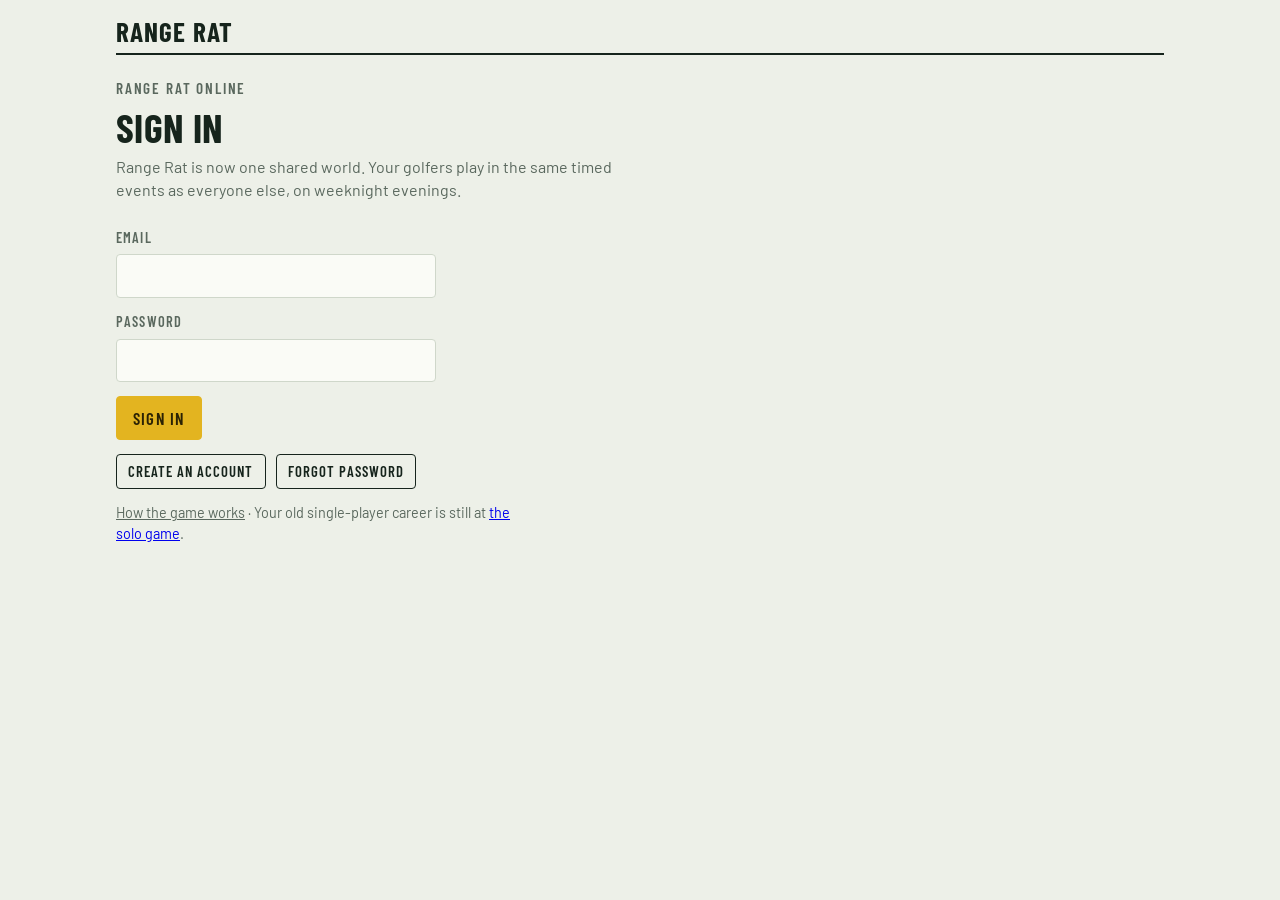
<file: index.html>
<!doctype html>
<html lang="en">
<head>
<meta charset="utf-8">
<meta name="viewport" content="width=device-width,initial-scale=1,viewport-fit=cover">
<title>Range Rat</title>
<meta name="description" content="A hands-off golf management game: sign golfers, train them, and watch them play.">
<meta name="theme-color" content="#1c4533">
<link rel="icon" href="data:image/svg+xml,%3Csvg xmlns='http://www.w3.org/2000/svg' viewBox='0 0 64 64'%3E%3Ccircle cx='32' cy='32' r='30' fill='%231c4533'/%3E%3Cpath d='M24 50V12' stroke='%23f1f4ea' stroke-width='4' stroke-linecap='round'/%3E%3Cpath d='M26 13l20 7-20 7z' fill='%23e3b420'/%3E%3C/svg%3E">
<link rel="preconnect" href="https://fonts.googleapis.com">
<link rel="preconnect" href="https://fonts.gstatic.com" crossorigin>
<link rel="stylesheet" href="https://fonts.googleapis.com/css2?family=Barlow:wght@400;500;600&family=Barlow+Condensed:wght@500;600;700&family=Caveat:wght@500;600&display=swap">
<link rel="stylesheet" href="css/style.css?v=20261123164505">
</head>
<body>
<div class="app">
  <header class="top"><div class="brand">Range Rat</div><nav class="nav" id="nav"></nav></header>
  <main id="view"></main>
</div>
<script src="vendor/supabase-2.118.0.js"></script>
<script src="js/config.js?v=20261123164505"></script>
<script src="js/core.js?v=20261123164505"></script>
<script src="js/online.js?v=20261123164505"></script>
</body>
</html>
</file>
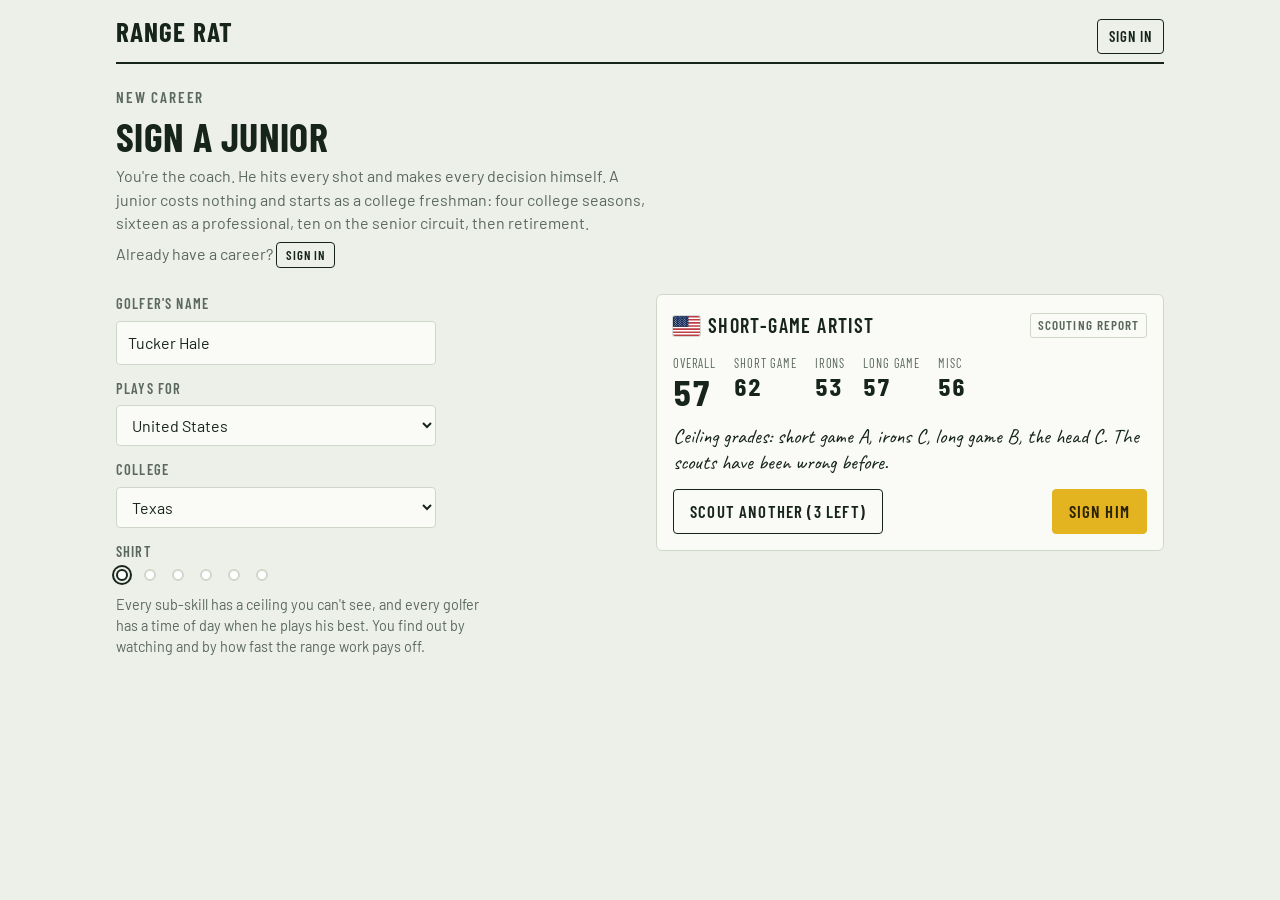
<file: solo/index.html>
<!doctype html>
<html lang="en">
<head>
<meta charset="utf-8">
<meta name="viewport" content="width=device-width,initial-scale=1,viewport-fit=cover">
<title>Range Rat Solo</title>
<meta name="description" content="A hands-off golf management game: sign golfers, train them, and watch them play.">
<meta name="theme-color" content="#1c4533">
<link rel="icon" href="data:image/svg+xml,%3Csvg xmlns='http://www.w3.org/2000/svg' viewBox='0 0 64 64'%3E%3Ccircle cx='32' cy='32' r='30' fill='%231c4533'/%3E%3Cpath d='M24 50V12' stroke='%23f1f4ea' stroke-width='4' stroke-linecap='round'/%3E%3Cpath d='M26 13l20 7-20 7z' fill='%23e3b420'/%3E%3C/svg%3E">
<link rel="preconnect" href="https://fonts.googleapis.com">
<link rel="preconnect" href="https://fonts.gstatic.com" crossorigin>
<link rel="stylesheet" href="https://fonts.googleapis.com/css2?family=Barlow:wght@400;500;600&family=Barlow+Condensed:wght@500;600;700&family=Caveat:wght@500;600&display=swap">
<link rel="stylesheet" href="../css/style.css">
</head>
<body>
<div class="app">
  <header class="top"><div class="brand">Range Rat</div><nav class="nav" id="nav"></nav></header>
  <main id="view"></main>
</div>
<script src="../vendor/supabase-2.118.0.js"></script>
<script src="../js/config.js"></script>
<script src="../js/core.js"></script>
<script src="../js/game.js"></script>
</body>
</html>
</file>
<file: css/style.css>
/* page reset (the published artifact used to supply this) */
*,*::before,*::after{box-sizing:border-box}
html{color-scheme:light;-webkit-text-size-adjust:100%}
:root{padding-top:env(safe-area-inset-top,0px);padding-bottom:env(safe-area-inset-bottom,0px)}
body{margin:0;font:14px/1.45 system-ui,-apple-system,"Segoe UI",sans-serif}
img{max-width:100%}
[hidden]{display:none!important}
input[type=email],input[type=password]{font:inherit;color:var(--ink);background:var(--surface);border:1px solid var(--line);border-radius:4px;padding:9px 11px;width:100%;max-width:320px}
.authform{max-width:420px}


/* Layout: a clubhouse with a hand-operated scoreboard. One column on phones; on wide screens the course map sits left, the board and radio call sit right. */
:root{
  --bg:#edf0e8; --surface:#fafbf6; --ink:#16241c; --muted:#5a685e; --line:#cfd7ca;
  --board:#1c4533; --board-ink:#f1f4ea; --board-line:#30604a; --board-hi:#28583f; --board-under:#ff8a78;
  --flag:#e3b420; --flag-ink:#2b2204;
  --fill:#2f7150; --under:#c2362a; --hot:#cf5a17; --cold:#2f6f9f;
  --display:'Barlow Condensed','Arial Narrow',sans-serif;
  --body:'Barlow',system-ui,-apple-system,'Segoe UI',sans-serif;
  --hand:'Caveat','Segoe Print','Bradley Hand',cursive;
  --emoji:'Noto Color Emoji','Apple Color Emoji','Segoe UI Emoji',sans-serif;
}
@media (prefers-color-scheme: dark){ :root:not([data-theme="light"]){
  --bg:#0e1511; --surface:#16211b; --ink:#e3e9df; --muted:#93a297; --line:#2a3a30;
  --board:#153525; --board-ink:#f1f4ea; --board-line:#27503c; --board-hi:#1f4733; --board-under:#ff8a78;
  --flag:#e3b420; --flag-ink:#2b2204;
  --fill:#4c9a72; --under:#ff7c6b; --hot:#f08a45; --cold:#6fb0dc; color-scheme:dark } }
:root[data-theme="dark"]{
  --bg:#0e1511; --surface:#16211b; --ink:#e3e9df; --muted:#93a297; --line:#2a3a30;
  --board:#153525; --board-ink:#f1f4ea; --board-line:#27503c; --board-hi:#1f4733; --board-under:#ff8a78;
  --flag:#e3b420; --flag-ink:#2b2204;
  --fill:#4c9a72; --under:#ff7c6b; --hot:#f08a45; --cold:#6fb0dc; color-scheme:dark }

*{box-sizing:border-box}
body{background:var(--bg);color:var(--ink);font-family:var(--body);font-size:16px;line-height:1.45}
.app{max-width:1080px;margin:0 auto;padding-block:18px 48px;padding-left:max(16px,env(safe-area-inset-left,0px));padding-right:max(16px,env(safe-area-inset-right,0px));display:flex;flex-direction:column;gap:22px}
.top{display:flex;align-items:baseline;justify-content:space-between;gap:12px;flex-wrap:wrap;border-bottom:2px solid var(--ink);padding-bottom:8px}
.brand{font-family:var(--display);font-weight:700;font-size:1.7rem;letter-spacing:.04em;text-transform:uppercase;line-height:1}
.top-meta{font-family:var(--display);font-size:1.05rem;letter-spacing:.04em;color:var(--muted);text-transform:uppercase}
#view{display:flex;flex-direction:column;gap:26px}
h1,h2,h3,p{margin:0}
h1{font-family:var(--display);font-weight:700;font-size:2.5rem;line-height:1;text-transform:uppercase;letter-spacing:.01em;text-wrap:balance}
h2{font-family:var(--display);font-weight:600;font-size:1.25rem;letter-spacing:.07em;text-transform:uppercase}
.eyebrow{font-family:var(--display);font-weight:600;letter-spacing:.12em;text-transform:uppercase;color:var(--muted);font-size:.95rem}
.lede{max-width:60ch;color:var(--muted)}
.intro{display:flex;flex-direction:column;gap:8px}
.cols{display:grid;grid-template-columns:repeat(auto-fit,minmax(min(100%,300px),1fr));gap:26px 32px;align-items:start}
.cols>*{min-width:0}
.sec{display:flex;flex-direction:column;gap:12px;min-width:0}
.sec>h2{border-bottom:1px solid var(--line);padding-bottom:6px}
.row{display:flex;gap:10px;align-items:center;flex-wrap:wrap;justify-content:space-between}
.stack{display:flex;flex-direction:column;gap:14px}
.muted{color:var(--muted)} .small{font-size:.9rem}
.hand{font-family:var(--hand);font-size:1.3rem;line-height:1.25}
.flag{display:inline-block;width:1.34em;height:1em;vertical-align:-.14em;margin-right:.4em;background:#ccc center/cover no-repeat;border-radius:2px;box-shadow:0 0 0 1px rgba(0,0,0,.14);flex:none}
.f-ao{background-image:url(../flags/ao.svg)}.f-ar{background-image:url(../flags/ar.svg)}.f-au{background-image:url(../flags/au.svg)}.f-bf{background-image:url(../flags/bf.svg)}.f-bi{background-image:url(../flags/bi.svg)}.f-bj{background-image:url(../flags/bj.svg)}.f-br{background-image:url(../flags/br.svg)}.f-bw{background-image:url(../flags/bw.svg)}.f-ca{background-image:url(../flags/ca.svg)}.f-cd{background-image:url(../flags/cd.svg)}.f-cf{background-image:url(../flags/cf.svg)}.f-cg{background-image:url(../flags/cg.svg)}.f-ci{background-image:url(../flags/ci.svg)}.f-cl{background-image:url(../flags/cl.svg)}.f-cm{background-image:url(../flags/cm.svg)}.f-cn{background-image:url(../flags/cn.svg)}.f-co{background-image:url(../flags/co.svg)}.f-cv{background-image:url(../flags/cv.svg)}.f-cz{background-image:url(../flags/cz.svg)}.f-de{background-image:url(../flags/de.svg)}.f-dj{background-image:url(../flags/dj.svg)}.f-dk{background-image:url(../flags/dk.svg)}.f-dz{background-image:url(../flags/dz.svg)}.f-eg{background-image:url(../flags/eg.svg)}.f-eng{background-image:url(../flags/eng.svg)}.f-er{background-image:url(../flags/er.svg)}.f-es{background-image:url(../flags/es.svg)}.f-et{background-image:url(../flags/et.svg)}.f-fi{background-image:url(../flags/fi.svg)}.f-fr{background-image:url(../flags/fr.svg)}.f-ga{background-image:url(../flags/ga.svg)}.f-gh{background-image:url(../flags/gh.svg)}.f-gm{background-image:url(../flags/gm.svg)}.f-gn{background-image:url(../flags/gn.svg)}.f-gq{background-image:url(../flags/gq.svg)}.f-gw{background-image:url(../flags/gw.svg)}.f-ie{background-image:url(../flags/ie.svg)}.f-in{background-image:url(../flags/in.svg)}.f-it{background-image:url(../flags/it.svg)}.f-jp{background-image:url(../flags/jp.svg)}.f-ke{background-image:url(../flags/ke.svg)}.f-km{background-image:url(../flags/km.svg)}.f-kr{background-image:url(../flags/kr.svg)}.f-lr{background-image:url(../flags/lr.svg)}.f-ls{background-image:url(../flags/ls.svg)}.f-ly{background-image:url(../flags/ly.svg)}.f-ma{background-image:url(../flags/ma.svg)}.f-mg{background-image:url(../flags/mg.svg)}.f-ml{background-image:url(../flags/ml.svg)}.f-mr{background-image:url(../flags/mr.svg)}.f-mu{background-image:url(../flags/mu.svg)}.f-mw{background-image:url(../flags/mw.svg)}.f-mx{background-image:url(../flags/mx.svg)}.f-mz{background-image:url(../flags/mz.svg)}.f-na{background-image:url(../flags/na.svg)}.f-ne{background-image:url(../flags/ne.svg)}.f-ng{background-image:url(../flags/ng.svg)}.f-nl{background-image:url(../flags/nl.svg)}.f-no{background-image:url(../flags/no.svg)}.f-nz{background-image:url(../flags/nz.svg)}.f-pl{background-image:url(../flags/pl.svg)}.f-rw{background-image:url(../flags/rw.svg)}.f-sc{background-image:url(../flags/sc.svg)}.f-sco{background-image:url(../flags/sco.svg)}.f-sd{background-image:url(../flags/sd.svg)}.f-se{background-image:url(../flags/se.svg)}.f-sl{background-image:url(../flags/sl.svg)}.f-sn{background-image:url(../flags/sn.svg)}.f-so{background-image:url(../flags/so.svg)}.f-ss{background-image:url(../flags/ss.svg)}.f-st{background-image:url(../flags/st.svg)}.f-sz{background-image:url(../flags/sz.svg)}.f-td{background-image:url(../flags/td.svg)}.f-tg{background-image:url(../flags/tg.svg)}.f-th{background-image:url(../flags/th.svg)}.f-tn{background-image:url(../flags/tn.svg)}.f-tz{background-image:url(../flags/tz.svg)}.f-ug{background-image:url(../flags/ug.svg)}.f-us{background-image:url(../flags/us.svg)}.f-za{background-image:url(../flags/za.svg)}.f-zm{background-image:url(../flags/zm.svg)}.f-zw{background-image:url(../flags/zw.svg)}
.field{display:flex;flex-direction:column;gap:6px}
.field>span,.lab{font-family:var(--display);font-weight:600;letter-spacing:.08em;text-transform:uppercase;font-size:.9rem;color:var(--muted)}
input[type=text],select{font:inherit;color:var(--ink);background:var(--surface);border:1px solid var(--line);border-radius:4px;padding:9px 11px;width:100%;max-width:320px}
button{font:inherit;color:inherit;cursor:pointer}
button:focus-visible,input:focus-visible,select:focus-visible{outline:2px solid var(--flag);outline-offset:2px}
.btn{font-family:var(--display);font-weight:600;letter-spacing:.07em;text-transform:uppercase;font-size:1.05rem;border-radius:4px;padding:9px 16px;border:1.5px solid var(--ink);background:transparent;color:var(--ink)}
.btn.primary{background:var(--flag);border-color:var(--flag);color:var(--flag-ink)}
.btn:disabled{opacity:.4;cursor:default}
.btn.sm{font-size:.92rem;padding:6px 11px}
.btn.on{background:var(--ink);color:var(--bg)}
.swatches{display:flex;gap:10px;flex-wrap:wrap}
.sw{width:34px;height:34px;border-radius:50%;background:var(--c);border:2px solid var(--line);padding:0}
.sw.on{border-color:var(--ink);box-shadow:0 0 0 2px var(--bg),0 0 0 4px var(--ink)}
.prospect{background:var(--surface);border:1px solid var(--line);border-radius:6px;padding:16px;display:flex;flex-direction:column;gap:14px}
.tag{font-family:var(--display);font-weight:600;letter-spacing:.08em;text-transform:uppercase;font-size:.82rem;border:1px solid var(--line);border-radius:3px;padding:2px 7px;color:var(--muted);white-space:nowrap}
.tag.hot{color:var(--hot);border-color:var(--hot)} .tag.cold{color:var(--cold);border-color:var(--cold)}
.bars{display:grid;grid-template-columns:auto 1fr auto;gap:8px 12px;align-items:center}
.bars .k{font-family:var(--display);font-weight:600;letter-spacing:.06em;text-transform:uppercase;font-size:1rem}
.bars .k small{display:block;font-family:var(--body);font-weight:400;letter-spacing:0;text-transform:none;color:var(--muted);font-size:.78rem;line-height:1.1}
.track{height:12px;background:var(--line);border-radius:2px;overflow:hidden}
.track>i{display:block;height:100%;background:var(--fill)}
.track.warn>i{background:var(--hot)}
.bars .v{font-family:var(--display);font-weight:700;font-size:1.25rem;font-variant-numeric:tabular-nums;text-align:right;min-width:2.4ch}
.who{display:flex;gap:12px;align-items:center}
.avatar{width:46px;height:46px;border-radius:50%;background:var(--c);display:grid;place-items:center;font-family:var(--display);font-weight:700;color:#fff;font-size:1.2rem;flex:none;text-shadow:0 1px 2px rgba(0,0,0,.45)}
.who h1{font-size:2rem}
.pips{display:flex;gap:6px}
.pips i{width:14px;height:14px;border-radius:50%;border:2px solid var(--ink)} .pips i.f{background:var(--flag);border-color:var(--flag)}
.opts{display:grid;grid-template-columns:repeat(auto-fit,minmax(min(100%,150px),1fr));gap:8px}
.opt{text-align:left;background:var(--surface);border:1.5px solid var(--line);border-radius:5px;padding:9px 11px;display:flex;flex-direction:column;gap:2px;min-width:0}
.opt b{font-family:var(--display);font-weight:600;letter-spacing:.05em;text-transform:uppercase;font-size:1.05rem}
.opt span{font-size:.85rem;color:var(--muted);line-height:1.25}
.opt.on{border-color:var(--ink);box-shadow:inset 0 0 0 1px var(--ink)}
.event{background:var(--surface);border:1px solid var(--line);border-radius:6px;padding:12px 14px;display:flex;flex-direction:column;gap:2px}
.event b{font-family:var(--display);font-weight:700;font-size:1.5rem;text-transform:uppercase;letter-spacing:.03em;line-height:1.1}
.trainlog{min-height:1.6em}
.tbl{width:100%;border-collapse:collapse;font-size:.95rem}
.tbl th{font-family:var(--display);font-weight:600;letter-spacing:.07em;text-transform:uppercase;font-size:.85rem;color:var(--muted);text-align:left;padding:4px 6px;position:sticky;top:0;background:var(--bg)}
.tbl td{padding:6px;border-top:1px solid var(--line);white-space:nowrap}
.tbl tr.me td{font-weight:600;background:var(--surface)}
.tbl tr.gap td{text-align:center;color:var(--muted);padding:0;line-height:1}
.tbl tr.mc td{color:var(--muted)}
.num{font-variant-numeric:tabular-nums;text-align:right !important}
.scroll{overflow-x:auto}
.tall{max-height:560px;overflow:auto}
.under{color:var(--under);font-weight:600}
/* scoreboard */
.board{background:var(--board);color:var(--board-ink);border-radius:6px;padding:8px 12px 12px;display:flex;flex-direction:column;gap:6px}
.board h2{padding:4px 2px}
.board table{width:100%;border-collapse:collapse;font-family:var(--display);font-size:1.12rem;letter-spacing:.03em}
.board td{padding:5px 5px;border-top:1px solid var(--board-line);white-space:nowrap}
.board td.nm{white-space:normal;width:99%;text-transform:uppercase}
.board tr.me td{background:var(--board-hi);font-weight:700}
.board tr.cutline td{border-bottom:2px dashed var(--flag)}
.board tr.gap td{text-align:center;opacity:.6;padding:0;line-height:1}
.board .under{color:var(--board-under)}
.board .chip{font-family:var(--display);font-size:.78rem;letter-spacing:.08em;opacity:.8;text-transform:uppercase}
.board .chip.hot{color:var(--flag);opacity:1}
.board .btn{border-color:var(--board-line);color:var(--board-ink);align-self:flex-start}
.bscroll{max-height:560px;overflow-y:auto}
/* round */
.round{display:grid;grid-template-columns:minmax(0,460px) minmax(0,1fr);gap:22px 28px;align-items:start}
@media (max-width:820px){.round{grid-template-columns:minmax(0,1fr)}}
.round>*{min-width:0;display:flex;flex-direction:column;gap:12px}
.holebar{display:flex;justify-content:space-between;align-items:baseline;gap:10px;flex-wrap:wrap;font-family:var(--display);text-transform:uppercase;letter-spacing:.06em}
.holebar b{font-size:1.6rem;font-weight:700;line-height:1}
.wind{display:inline-flex;align-items:center;gap:6px;color:var(--muted)}
.wind i{display:inline-block;font-style:normal;font-size:1.2rem;line-height:1;color:var(--ink)}
canvas{display:block;width:100%;max-width:100%;aspect-ratio:4/5;border-radius:6px;background:#24492f}
.ctrl{display:flex;gap:8px;flex-wrap:wrap;align-items:center}
.ctrl .sp{flex:1}
.status{display:flex;gap:8px;align-items:center;flex-wrap:wrap}
.feed{display:flex;flex-direction:column;gap:5px;min-height:9.5em}
.feed p{border-left:3px solid var(--line);padding-left:9px;color:var(--muted);font-size:.95rem}
.feed p.now{color:var(--ink);border-color:var(--flag)}
.feed p.big{color:var(--ink);font-weight:600}
.cards{display:flex;flex-direction:column;gap:6px}
.card{border-collapse:collapse;font-family:var(--display);font-size:1.05rem;width:100%}
.card th,.card td{text-align:center;padding:4px 2px;border:1px solid var(--line);min-width:28px;font-variant-numeric:tabular-nums}
.card th{font-weight:600;color:var(--muted);letter-spacing:.05em;text-transform:uppercase;font-size:.85rem}
.card th:first-child,.card td:first-child{text-align:left;padding-left:6px;width:4.2em}
.card s{display:inline-grid;place-items:center;width:23px;height:23px;text-decoration:none;font-weight:700}
.card .bd s{border:1.5px solid var(--under);border-radius:50%;color:var(--under)}
.card .eg s{border:1.5px solid var(--under);border-radius:50%;color:var(--under);box-shadow:0 0 0 2px var(--bg),0 0 0 3.5px var(--under)}
.card .bg s{border:1.5px solid var(--ink)}
.card .db s{border:1.5px solid var(--ink);box-shadow:0 0 0 2px var(--bg),0 0 0 3.5px var(--ink)}
.notes{display:flex;flex-direction:column;gap:6px}
.foot{display:flex;gap:10px;align-items:center;flex-wrap:wrap;color:var(--muted);font-size:.9rem;border-top:1px solid var(--line);padding-top:12px}
@media (prefers-reduced-motion:reduce){*{transition:none !important}}

/* stable, sub-skills, shop, profiles */
.nav{display:flex;gap:8px;align-items:center;flex-wrap:wrap}
.cash{font-family:var(--display);font-weight:700;font-size:1.25rem;letter-spacing:.03em;font-variant-numeric:tabular-nums}
.cash.red{color:var(--under)}
.tabs{display:flex;gap:6px;flex-wrap:wrap;border-bottom:1px solid var(--line);padding-bottom:10px}
.umbs{display:grid;grid-template-columns:repeat(auto-fit,minmax(min(100%,330px),1fr));gap:26px 36px;align-items:start}
.umb{display:flex;flex-direction:column;gap:9px;min-width:0}
.uhead{display:flex;justify-content:space-between;align-items:flex-end;gap:8px}
.uhead small{display:block;color:var(--muted);font-size:.82rem}
.uhead b{font-family:var(--display);font-weight:700;font-size:2.6rem;line-height:.85;font-variant-numeric:tabular-nums}
.track.thick{height:14px}
.subs{display:grid;grid-template-columns:minmax(0,1fr) 56px 2.4ch auto;gap:6px 10px;align-items:center;font-size:.93rem}
.subs.ro{grid-template-columns:minmax(0,1fr) 72px 2.4ch}
.subs .sn small{display:block;color:var(--muted);font-size:.76rem;line-height:1.15}
.subs .kid{padding-left:14px}
.subs .grp{font-weight:600}
.subs .sv{font-family:var(--display);font-weight:600;font-size:1.08rem;text-align:right;font-variant-numeric:tabular-nums}
.subs .track{height:7px}
.btn.xs{font-size:.8rem;padding:3px 9px}
.gcards{display:grid;grid-template-columns:repeat(auto-fit,minmax(min(100%,300px),1fr));gap:14px}
.gcard{background:var(--surface);border:1px solid var(--line);border-radius:6px;padding:14px;display:flex;flex-direction:column;gap:11px;min-width:0}
.gcard .who h1{font-size:1.6rem}
.ratings{display:flex;gap:6px 18px;flex-wrap:wrap;font-family:var(--display)}
.ratings span{display:flex;flex-direction:column;font-size:.78rem;letter-spacing:.07em;text-transform:uppercase;color:var(--muted)}
.ratings b{font-size:1.6rem;color:var(--ink);line-height:1;font-variant-numeric:tabular-nums}
.ratings .lead b{font-size:2.3rem}
.avatar.ring{box-shadow:0 0 0 2px var(--bg),0 0 0 5px var(--flag)}
.tbl tr.promo td:first-child{box-shadow:inset 3px 0 0 var(--fill)}
.tbl tr.releg td:first-child{box-shadow:inset 3px 0 0 var(--under)}
.stats{display:grid;grid-template-columns:repeat(auto-fit,minmax(104px,1fr));gap:12px 16px}
.stats div{display:flex;flex-direction:column}
.stats b{font-family:var(--display);font-size:1.6rem;line-height:1.05;font-variant-numeric:tabular-nums}
.stats span{font-size:.8rem;color:var(--muted)}
textarea{font:12px/1.3 ui-monospace,Menlo,Consolas,monospace;color:var(--ink);background:var(--surface);border:1px solid var(--line);border-radius:4px;padding:8px;width:100%;min-height:84px}
.shop{display:grid;grid-template-columns:repeat(auto-fit,minmax(min(100%,230px),1fr));gap:10px}
.item{background:var(--surface);border:1px solid var(--line);border-radius:5px;padding:11px;display:flex;flex-direction:column;gap:6px;min-width:0}
.item b{font-family:var(--display);font-weight:600;letter-spacing:.05em;text-transform:uppercase;font-size:1.05rem}
.item span{font-size:.86rem;color:var(--muted);line-height:1.3}
.item .btn,.item .tag{align-self:flex-start}
.profile{border-top:2px solid var(--ink);padding-top:16px;display:flex;flex-direction:column;gap:18px}
.board th{font-family:var(--display);font-weight:500;font-size:.78rem;letter-spacing:.08em;text-transform:uppercase;opacity:.7;text-align:left;padding:2px 5px}
.board .nm .chip{display:block;line-height:1.1}
.board tr.mine td{background:var(--board-hi)}
.board td.odds{opacity:.92}
input[type=number]{font:inherit;color:var(--ink);background:var(--surface);border:1px solid var(--line);border-radius:4px;padding:6px 9px;width:100%;max-width:170px}
.gcard .evline{border-top:1px solid var(--line);padding-top:9px;display:flex;flex-direction:column;gap:3px;font-size:.92rem}
.gcard .evline b{font-family:var(--display);font-weight:600;font-size:1.1rem;text-transform:uppercase;letter-spacing:.04em}
.tbl tr.now td{background:var(--surface);font-weight:600}
.board table{table-layout:fixed}
.board tr.sep td{font-size:.74rem;letter-spacing:.11em;text-transform:uppercase;opacity:.7;padding:9px 5px 3px;border-top:0}
.board .sch{font-size:.72em;opacity:.75;margin-left:.55em;letter-spacing:.04em;white-space:nowrap}
.meters{display:flex;gap:6px 18px;flex-wrap:wrap;align-items:center}
.meter{display:inline-flex;gap:7px;align-items:center}
.meter b{font-family:var(--display);font-weight:700;font-size:1.05rem;font-variant-numeric:tabular-nums}
.status .btn .flag{margin-right:.3em}
.cobars{display:grid;grid-template-columns:minmax(0,1fr) minmax(48px,80px) 2.4ch 3.7em;gap:5px 10px;align-items:center;font-size:.92rem}
.cobars .track{height:7px}
.cobars b{font-family:var(--display);font-weight:600;font-size:1.05rem;text-align:right;font-variant-numeric:tabular-nums}
.cobars .mx{color:var(--muted);text-align:right;font-variant-numeric:tabular-nums}
.chips{display:flex;flex-wrap:wrap;gap:5px}
.chips .tag{white-space:normal}
.bignum{font-family:var(--display);font-weight:700;font-size:2.3rem;line-height:.9;font-variant-numeric:tabular-nums}
.retire{border:1.5px dashed var(--line);border-radius:6px;padding:12px;display:flex;flex-direction:column;gap:10px}
.uhead small .tag{margin-left:4px;color:var(--fill);border-color:var(--fill)}
#coachSel{max-width:min(100%,560px)}

/* ---- online: leaderboard extras ---- */
.board .o0{display:block;font-size:.66em;opacity:.65;letter-spacing:.02em;line-height:1.1}
.board .chip.out{color:var(--flag);opacity:1}
.board .cutchip{opacity:1;color:var(--flag);font-size:.86rem}
.board .nm .btn.xs{margin-top:3px}
/* ---- online: the podium ---- */
.podium-wrap{display:flex;flex-direction:column;gap:12px;margin-block:4px 18px}
.podium-wrap .champ{font-size:clamp(1.5rem,6vw,2.3rem);line-height:1.05;text-wrap:balance}
.podium-wrap h3{font-family:var(--display);text-transform:uppercase;letter-spacing:.06em;margin-top:6px}
.podium{display:grid;grid-template-columns:repeat(3,minmax(0,1fr));gap:8px;align-items:end;margin-top:6px}
.pod{display:flex;flex-direction:column;align-items:center;text-align:center;gap:3px;min-width:0}
.pod .pname{font-family:var(--display);font-weight:700;text-transform:uppercase;letter-spacing:.03em;line-height:1.1;overflow-wrap:anywhere}
.pod .psub{font-size:.75rem;color:var(--muted);overflow-wrap:anywhere}
.pblock{width:100%;border-radius:6px 6px 0 0;background:var(--board);color:var(--board-ink);display:flex;flex-direction:column;align-items:center;justify-content:flex-start;padding:10px 4px;gap:2px;transform-origin:bottom;animation:rise .9s cubic-bezier(.2,.8,.2,1) both}
.pblock b{font-family:var(--display);font-size:1.9rem;line-height:1}
.pblock span{font-family:var(--display);font-size:1.1rem}
.pblock small{font-size:.78rem;opacity:.85}
.p1 .pblock{height:150px;background:#c9a227;color:#1d1a0c;animation-delay:.5s}
.p2 .pblock{height:115px;background:#a9b1b6;color:#1b2023;animation-delay:.25s}
.p3 .pblock{height:90px;background:#b07a4a;color:#1f140b}
.p1 .pname{font-size:1.15rem}
@keyframes rise{from{transform:scaleY(0);opacity:0}to{transform:scaleY(1);opacity:1}}
.board td.nm{overflow-wrap:anywhere}
.board .nm .btn.xs{display:inline-block;max-width:100%;white-space:nowrap}
@media (max-width:420px){.board table{font-size:1rem}.board td{padding:5px 3px}}
/* ---- online: Quick-Fire Opens ---- */
.qfban{border:2px solid var(--flag);border-radius:8px;padding:14px max(14px,env(safe-area-inset-right,0px)) 14px 14px}
.qfban h2{margin:0}
.podium-wrap .ace{background:#c9a227;color:#1d1a0c;border-radius:8px;padding:12px 14px;font-size:1.05rem;animation:rise .9s cubic-bezier(.2,.8,.2,1) both}
.podium-wrap .ace b{font-family:var(--display);text-transform:uppercase;letter-spacing:.05em;font-size:1.3rem;margin-right:6px}
/* ---- online: Quick-Fire live bonus races and the tee-off countdown ---- */
.qflive{display:grid;grid-template-columns:repeat(auto-fit,minmax(min(100%,190px),1fr));gap:10px;margin-block:4px 14px}
.qfcard{border:1px solid var(--line);border-radius:8px;padding:10px 12px;min-width:0;background:var(--surface)}
.qfcard.hot{background:#c9a227;color:#1d1a0c}
.qfcard h3{margin:0;font-family:var(--display);text-transform:uppercase;letter-spacing:.06em;font-size:1rem}
.qfcard p{margin:0 0 6px}
.qfcard ol{list-style:none;margin:0;padding:0;display:flex;flex-direction:column;gap:4px}
.qfcard li{display:flex;gap:6px;align-items:baseline;min-width:0;overflow-wrap:anywhere}
.qfcard li b{margin-left:auto;font-variant-numeric:tabular-nums;white-space:nowrap}
.qfcard li.me{font-weight:700}
.teebox{text-align:center;padding:22px 12px;border-radius:10px;background:var(--board);color:var(--board-ink);margin-block:6px 14px}
.teebox h2{margin:0;color:inherit}
.teebox .muted,.teebox .eyebrow{color:inherit;opacity:.75}
.teeclock{font-family:var(--display);font-size:clamp(3.2rem,18vw,5.5rem);line-height:1;font-variant-numeric:tabular-nums;margin:6px 0;color:#e3b420}
/* ---- online: ages and the guide ---- */
small.age{display:inline-block;margin-left:6px;font-size:.72em;font-weight:500;opacity:.7;letter-spacing:.02em;text-transform:none;white-space:nowrap}
.linkbtn{background:none;border:0;padding:0;font:inherit;color:inherit;text-decoration:underline;cursor:pointer}
.gsec p{max-width:68ch;line-height:1.55}
.gfacts{display:grid;grid-template-columns:repeat(auto-fit,minmax(min(100%,150px),1fr));gap:10px;margin-block:6px}
.gfacts>div{background:var(--surface);border:1px solid var(--line);border-radius:6px;padding:10px;display:flex;flex-direction:column;gap:4px;min-width:0}
.gfacts b{font-family:var(--display);font-size:1.5rem;line-height:1}
.gfacts span{font-size:.86rem;color:var(--muted);line-height:1.35}
.gline{display:flex;flex-direction:column;gap:0;margin-block:8px;border-left:4px solid var(--line);padding-left:14px}
.gstage{position:relative;padding:4px 0 14px}
.gstage::before{content:"";position:absolute;left:-23px;top:9px;width:14px;height:14px;border-radius:50%;background:var(--c,#888);border:2px solid var(--bg)}
.gstage.col{--c:#3a7bd5}.gstage.pro{--c:#2f8f5b}.gstage.sen{--c:#c9a227}.gstage.ret{--c:#8a6d5a}
.ghead{display:flex;flex-wrap:wrap;gap:4px 12px;align-items:baseline}
.ghead b{font-family:var(--display);text-transform:uppercase;letter-spacing:.05em;font-size:1.25rem;color:var(--c)}
.ghead span{font-size:.9rem;color:var(--muted)}
.ghead .gage{font-weight:700;color:inherit}
.gbody p{margin:.4em 0}
/* ---- online: rating colours and scouting grades ---- */
:root{--good:#2f9a5e;--mid:#d9a521;--bad:#cf4a3c}
.grade{font-size:2rem!important}
.grade.gA,.grade.gB{color:var(--good)}.grade.gC{color:var(--mid)}.grade.gD,.grade.gF{color:var(--bad)}
.item .linkbtn{font:inherit;text-transform:inherit;letter-spacing:inherit;text-align:left}
.gstage.jr{--c:#8a5cc7}.gstage.rec{--c:#d0703a}
.offers{border:2px solid var(--mid);border-radius:8px;padding-inline:14px}
/* ---- online: the locker room (roster cards) ---- */
.roster{display:grid;grid-template-columns:repeat(auto-fill,minmax(min(100%,300px),1fr));gap:12px;margin-block:4px 18px}
.rcard{display:flex;flex-direction:column;gap:10px;text-align:left;font:inherit;color:inherit;background:var(--surface);border:1px solid var(--line);border-radius:10px;padding:12px 14px;cursor:pointer;min-width:0}
.rcard:hover,.rcard:focus-visible{border-color:var(--ink,currentColor)}
.rtop{display:flex;align-items:center;gap:10px;min-width:0}
.rtop .avatar{flex:none}
.rwho{display:flex;flex-direction:column;min-width:0;flex:1}
.rwho b{font-family:var(--display);text-transform:uppercase;letter-spacing:.03em;font-size:1.1rem;overflow-wrap:anywhere}
.rwho span{font-size:.82rem;color:var(--muted)}
.rovr{display:flex;flex-direction:column;align-items:center;flex:none}
.rovr b{font-family:var(--display);font-size:1.8rem;line-height:1}
.rovr span{font-size:.7rem;color:var(--muted);letter-spacing:.08em}
.rbars,.cbars{display:grid;grid-template-columns:auto 1fr 2.2em;gap:5px 10px;align-items:center}
.rbars .rl,.cbars>span:nth-child(3n+1){font-size:.8rem;color:var(--muted);white-space:nowrap}
.rbars .track,.cbars .track{height:8px}
.rbars b,.cbars b{text-align:right;font-variant-numeric:tabular-nums}
.rcard .tag{align-self:flex-start}
/* ---- online: the coach board on the range ---- */
.cpick summary{cursor:pointer;font-weight:700;padding:6px 0}
.cgrid{display:grid;grid-template-columns:repeat(auto-fill,minmax(min(100%,240px),1fr));gap:10px;margin-top:8px}
.ccard{display:flex;flex-direction:column;gap:8px;background:var(--surface);border:1px solid var(--line);border-radius:8px;padding:10px 12px;min-width:0}
.ccard.on{border:2px solid var(--good)}
.ccard.full{opacity:.55}
.ccard p{margin:0}
.chead{display:flex;flex-direction:column;min-width:0}
.chead b{overflow-wrap:anywhere}
.cfoot{display:flex;flex-wrap:wrap;align-items:center;gap:6px 10px;justify-content:space-between}
.cfoot>span:first-child{font-weight:700}
/* ---- online: the guide's skill list ---- */
.gskills{display:grid;grid-template-columns:repeat(auto-fit,minmax(min(100%,260px),1fr));gap:12px 20px}
.gskills h3{font-family:var(--display);text-transform:uppercase;letter-spacing:.06em;margin:.4em 0 .2em}
.gskills dl{margin:0;display:grid;gap:2px 0}
.gskills dt{font-weight:700;margin-top:6px}
.gskills dd{margin:0;color:var(--muted);line-height:1.4}
/* ---- online: the field and the prize money side by side ---- */
.fieldpay{display:grid;grid-template-columns:repeat(auto-fit,minmax(min(100%,320px),1fr));gap:18px 24px;align-items:start}
.fieldpay>.sec{min-width:0}
/* ---- online: market cards ---- */
.roster.mkt{margin-top:12px}
.mkt .rcard{cursor:default}
.mkt .rwho .linkbtn{font:inherit;text-transform:inherit;letter-spacing:inherit;text-align:left;text-decoration:none}
.mprice{display:flex;align-items:center;gap:10px;flex-wrap:wrap}
.mprice b{font-family:var(--display);font-size:1.4rem}
/* ---- online: the league ---- */
.rcard.me{border-width:2px}
.lrank{font-family:var(--display);font-size:2rem;line-height:1;min-width:1.4em;text-align:center}
.lstats{display:grid;grid-template-columns:repeat(3,minmax(0,1fr));gap:8px}
.lstats>div{display:flex;flex-direction:column;min-width:0}
.lstats b{font-family:var(--display);font-size:1.15rem;overflow-wrap:anywhere}
.lstats span{font-size:.75rem;color:var(--muted)}
.lstats.wide{margin-block:10px 14px;max-width:640px}
/* ---- online: Match Play ---- */
.mpban{border-color:#3a7bd5}
.mgrid{display:grid;grid-template-columns:repeat(auto-fill,minmax(min(100%,260px),1fr));gap:10px}
.mcard{background:var(--surface);border:1px solid var(--line);border-radius:8px;padding:8px 10px;display:flex;flex-direction:column;gap:4px;min-width:0}
.mcard.live{border-color:var(--mid)}
.mcard.wait{opacity:.6}
.mrow{display:flex;justify-content:space-between;align-items:baseline;gap:8px;min-width:0}
.mrow span{min-width:0;overflow-wrap:anywhere}
.mrow b{font-variant-numeric:tabular-nums}
.mrow.win{font-weight:700}
.mrow.win b{color:var(--good)}
.mrow.me span{text-decoration:underline;text-underline-offset:3px}
.mdots{display:flex;flex-wrap:wrap;gap:3px;min-height:10px}
.mdots i{width:10px;height:10px;border-radius:50%;background:#9aa3a7}
.mdots i.a{background:#e0ad12}.mdots i.b{background:#5b8cff}
.mstat{margin:0;font-size:.85rem;color:var(--muted)}
.mcard.done .mstat{color:inherit;font-weight:600}
.mrow .sch{margin-left:6px}
/* ---- online: Match Play, watching one match and the prize table ---- */
:root{--pa:#e0ad12;--pb:#5b8cff;--pa-ink:#8a6400;--pb-ink:#2456c9;--pa-bg:rgba(224,173,18,.2);--pb-bg:rgba(91,140,255,.18)}
@media (prefers-color-scheme: dark){ :root:not([data-theme="light"]){--pa-ink:#f2c230;--pb-ink:#8fb0ff} }
:root[data-theme="dark"]{--pa-ink:#f2c230;--pb-ink:#8fb0ff}
.sw{display:inline-block;width:.75em;height:.75em;border-radius:50%;margin-right:6px;background:#fff;border:2.5px solid var(--line);flex:none;vertical-align:-.05em}
.sw.s0{border-color:var(--pa)}.sw.s1{border-color:var(--pb)}
.s0{--side:var(--pa-ink)}.s1{--side:var(--pb-ink)}
.mfoot{display:flex;justify-content:space-between;align-items:center;gap:8px;flex-wrap:wrap}
.mlab{margin:0;font-family:var(--display);text-transform:uppercase;letter-spacing:.06em;font-size:.8rem;color:var(--muted)}
.mcard.watching{border-color:var(--flag);box-shadow:0 0 0 1px var(--flag)}
.mpvs{display:grid;grid-template-columns:minmax(0,1fr) auto minmax(0,1fr);gap:8px;align-items:center}
.mpchip{display:flex;align-items:flex-start;gap:2px;min-width:0;border-left:4px solid var(--pa);padding-left:8px}
.mpchip.s1{border-left:0;border-right:4px solid var(--pb);padding:0 8px 0 0;flex-direction:row-reverse;text-align:right}
.mpchip span{display:flex;flex-direction:column;min-width:0;overflow-wrap:anywhere;line-height:1.2}
.mpchip .sw{display:none}
.mpchip small{color:var(--muted);font-size:.78rem}
.mpst{text-align:center;display:flex;flex-direction:column;align-items:center;min-width:5.5em}
.mpst b{font-family:var(--display);font-size:1.35rem;text-transform:uppercase;line-height:1.05;color:var(--side,var(--ink))}
.mpst small{color:var(--muted);font-size:.78rem}
.feed p .sw{width:.65em;height:.65em}
.feed p.win{color:var(--side,var(--ink))}
.mpcard td.won.s0{background:var(--pa-bg)}.mpcard td.won.s1{background:var(--pb-bg)}
.mpcard tr.pa td:first-child,.mpcard tr.pb td:first-child{white-space:nowrap;font-weight:600}
.mpcard td.mst{font-weight:700;font-size:.85rem;color:var(--side,var(--muted))}
.mpcard td.mst:not(.s0):not(.s1){color:var(--muted)}
.mppay td,.mpres td{white-space:normal;vertical-align:top}
.mppay small{font-size:.75rem;color:var(--muted)}
.mppay small.pct{display:block}
.tbl tr.nopay td{color:var(--muted)}
.mpres .sch{display:block}
.mpif{flex-wrap:wrap;align-items:center;gap:6px}
.mppaybox summary{cursor:pointer;font-family:var(--display);text-transform:uppercase;letter-spacing:.05em;font-weight:600}
.mppaybox[open] summary{margin-bottom:8px}
.mpyou{margin:0;font-size:1.05rem}
.mpcard td.mst small{display:block;font-size:.62rem;font-weight:600;line-height:1;text-transform:uppercase}
.mpeye{margin:0 0 -6px}
/* ---- online: Quick-Fire and Match Play side by side on the Events page ---- */
.qhead{display:flex;align-items:baseline;justify-content:space-between;gap:8px;flex-wrap:wrap}
.qhead .eyebrow{margin:0}
.qtbl{width:100%;border-collapse:collapse;font-size:.9rem}
.qtbl th,.qtbl td{padding:6px 4px;border-bottom:1px solid var(--line);text-align:left;vertical-align:middle}
.qtbl thead th{font-family:var(--display);text-transform:uppercase;letter-spacing:.04em;font-size:.85rem;vertical-align:bottom}
.qtbl thead th small{display:block;font-family:var(--body,inherit);text-transform:none;letter-spacing:0;font-weight:400;color:var(--muted);font-size:.72rem;line-height:1.25}
.qtbl tbody th{font-weight:600;white-space:nowrap;padding-right:8px}
.qtbl td{white-space:nowrap}
.qtbl td .btn{margin:1px 4px 1px 0}
.qtbl tbody tr:last-child th,.qtbl tbody tr:last-child td{border-bottom:0}
.btn.qlive i{display:inline-block;width:7px;height:7px;border-radius:50%;background:var(--bad,#c0392b);margin-right:5px;vertical-align:1px;animation:qpulse 1.6s infinite}
.btn.qlive.mine{border-color:var(--pa,#e0ad12);box-shadow:inset 0 0 0 1px var(--pa,#e0ad12)}
@keyframes qpulse{50%{opacity:.35}}
@media (prefers-reduced-motion:reduce){.btn.qlive i{animation:none}}
.qhow summary{cursor:pointer;font-weight:600;margin-top:4px}
.qhow p{margin:.5em 0}
.qtbl small.qin{display:block;font-size:.72rem;font-weight:600;color:var(--fill);margin-top:2px}
.buyask{display:flex;flex-wrap:wrap;align-items:center;gap:6px 8px;padding:6px 8px;border:1px solid var(--flag);border-radius:8px;background:var(--card,transparent)}
.buyask>span{flex-basis:100%;font-size:.9rem}
/* ---- online: ace watch on every leaderboard ---- */
.acewatch{grid-template-columns:1fr}
.qfcard.hot small{color:inherit;opacity:.8}
.qfcard.hot p.small{color:inherit}
.qfcard.flash{animation:aceflash .5s ease-in-out 6 alternate}
@keyframes aceflash{from{background:#c9a227;box-shadow:0 0 0 0 rgba(201,162,39,0)}to{background:#f4d35e;box-shadow:0 0 0 6px rgba(201,162,39,.45)}}
@media (prefers-reduced-motion:reduce){.qfcard.flash{animation:none}}
/* ---- online: Team Match Play ---- */
.qnext{margin:.2em 0 .4em}
.mpcard tr.mmem td{font-size:.78rem;color:var(--muted);padding-top:1px;padding-bottom:1px}
.mpcard tr.mmem td:first-child{padding-left:1.1em;white-space:nowrap}
.mpcard tr.mmem td.best{color:var(--ink);font-weight:700}

/* season money: bonus ladder, the race, last season's results, college offers, the news feed */
.money{color:var(--fill);font-variant-numeric:tabular-nums}
.bladder{display:flex;flex-wrap:wrap;gap:6px;align-items:stretch;margin-top:10px}
.bladder .bl-h{flex-basis:100%;font-family:var(--display);font-weight:600;letter-spacing:.06em;text-transform:uppercase;font-size:.8rem;color:var(--muted)}
.bladder .bl-s{display:flex;flex-direction:column;border:1px solid var(--line);border-radius:4px;padding:5px 10px;background:var(--surface);min-width:0}
.bladder .bl-s small{color:var(--muted);font-size:.75rem}
.bladder .bl-s b{font-family:var(--display);font-size:1.15rem;color:var(--fill)}
.race-h{display:flex;flex-wrap:wrap;gap:6px 14px;align-items:baseline;justify-content:space-between}
.race-h h2{margin:0}
.race-t{color:var(--muted)} .race-t b{color:var(--fill);font-family:var(--display);font-size:1.2rem}
.race,.recap{border-left:4px solid var(--fill);padding-left:12px}
.recap.hero{border:2px solid var(--flag);border-radius:6px;padding:12px;background:var(--surface)}
.recap .lstats{margin:10px 0}
.recap-list{display:flex;flex-direction:column;gap:6px}
.rc{display:grid;grid-template-columns:64px minmax(0,1fr) auto;gap:10px;align-items:center;border:1px solid var(--line);border-radius:4px;padding:8px;background:var(--surface)}
.rc-place{display:flex;flex-direction:column;align-items:center;text-align:center}
.rc-place b{font-family:var(--display);font-size:1.5rem;line-height:1}
.rc-place span{font-size:.7rem;color:var(--muted);line-height:1.1}
.rc-who{display:flex;flex-direction:column;min-width:0}
.rc-pay{display:flex;flex-direction:column;align-items:flex-end;text-align:right;gap:4px}
.rc-pay>div{display:flex;flex-direction:column;align-items:inherit}
.rc-pay b{font-family:var(--display);font-size:1.15rem}
.rc-pay span{font-size:.72rem;color:var(--muted)}
.tbl tr.zup td:first-child{box-shadow:inset 3px 0 0 var(--fill)}
.nilban .nb{display:grid;grid-template-columns:auto minmax(0,1fr) auto;gap:10px;align-items:center;border:2px solid var(--flag);border-radius:6px;padding:10px;background:var(--surface)}
.nilban .nb+.nb{margin-top:8px}
.nb-k{font-family:var(--display);font-weight:700;letter-spacing:.08em;text-transform:uppercase;background:var(--flag);color:var(--flag-ink);border-radius:3px;padding:3px 8px;font-size:.85rem}
.nb-t{display:flex;flex-direction:column;min-width:0}
@media (max-width:560px){.nilban .nb{grid-template-columns:minmax(0,1fr)}.rc{grid-template-columns:52px minmax(0,1fr)}.rc-pay{grid-column:2;align-items:flex-start;text-align:left;flex-direction:row;gap:14px;flex-wrap:wrap}}
.nday h3{font-family:var(--display);text-transform:uppercase;letter-spacing:.06em;font-size:.95rem;color:var(--muted);margin:14px 0 6px;border-bottom:1px solid var(--line);padding-bottom:3px}
.nitem{display:grid;grid-template-columns:86px minmax(0,1fr) auto;gap:8px;align-items:baseline;padding:4px 0}
.nitem p{margin:0}
.nitem .tag{text-align:center}
@media (max-width:560px){.nitem{grid-template-columns:76px minmax(0,1fr)}.nitem>.muted{grid-column:2}}

/* the coach desk on the range */
.tag.good{color:var(--good);border-color:var(--good)}
.cline{margin:6px 0 0;font-size:.92rem}
.cline.ok{color:var(--good)} .cline.out{color:var(--bad)}
.cdesk{border:2px solid var(--line);border-radius:8px;padding:10px 12px;background:var(--surface);display:flex;flex-direction:column;gap:6px;margin-top:8px}
.cdesk p{margin:0}
.cdesk.ok{border-color:var(--good)} .cdesk.out{border-color:var(--bad)} .cdesk.solo{border-style:dashed}
.cd-h{display:flex;flex-wrap:wrap;gap:6px 10px;align-items:center}
.cd-l{margin-left:auto;display:flex;align-items:center;gap:6px;font-size:.9rem}
.lpips{display:inline-flex;gap:3px;vertical-align:middle}
.lpips i{width:9px;height:9px;border-radius:50%;border:1.5px solid var(--good);display:block}
.lpips i.on{background:var(--good)}
.none .lpips i,.out .lpips i{border-color:var(--bad)}
.cms{display:flex;flex-wrap:wrap;gap:6px}
.cm{display:flex;flex-direction:column;border:1px solid var(--line);border-radius:4px;padding:3px 9px;min-width:62px}
.cm small{color:var(--muted);font-size:.72rem} .cm b{font-family:var(--display);font-size:1.05rem}
.csug{display:grid;grid-template-columns:repeat(auto-fill,minmax(min(100%,200px),1fr));gap:6px}
.csb{display:flex;flex-direction:column;align-items:flex-start;text-align:left;gap:2px;font:inherit;color:inherit;background:var(--bg);border:1px solid var(--line);border-radius:6px;padding:8px 10px;cursor:pointer;min-width:0}
.csb:hover,.csb:focus-visible{border-color:var(--good)}
.csb span{font-size:.8rem;color:var(--muted)} .csb em{font-style:normal;font-family:var(--display);font-weight:700;letter-spacing:.06em;text-transform:uppercase;color:var(--good);font-size:.85rem}
.cpbar{display:flex;flex-wrap:wrap;gap:8px 14px;align-items:flex-end;justify-content:space-between;margin-top:10px}
.cpsort select{font:inherit;padding:5px 8px;border:1px solid var(--line);border-radius:4px;background:var(--surface);color:var(--ink)}
.cplist{margin-top:8px;max-height:min(460px,60vh);overflow-y:auto;overscroll-behavior:contain;border:1px solid var(--line);border-radius:8px;background:var(--surface)}
.cprow{display:grid;grid-template-columns:minmax(0,1.3fr) minmax(0,1.6fr) minmax(0,1fr) auto;gap:8px 12px;align-items:center;padding:8px 10px;border-bottom:1px solid var(--line)}
.cprow:last-child{border-bottom:0}
.cprow.on{box-shadow:inset 4px 0 0 var(--good)}
.cprow.none{opacity:.5}
.cpn,.cpfee{display:flex;flex-direction:column;min-width:0}
.cpn b{overflow:hidden;text-overflow:ellipsis;white-space:nowrap}
.cpnums{display:grid;grid-template-columns:repeat(4,minmax(0,1fr));gap:4px}
.cpnums span{display:flex;flex-direction:column;align-items:center}
.cpnums small{font-size:.68rem;color:var(--muted)} .cpnums b{font-family:var(--display);font-size:1.05rem}
.cpnums .hi{background:var(--bg);border-radius:4px;outline:1px solid var(--line)}
.outtx{color:var(--bad);font-weight:600}
@media (max-width:560px){.cprow{grid-template-columns:minmax(0,1fr) auto}.cpnums{grid-column:1/-1;grid-row:2}.cpfee{grid-row:3}.cpbtn{grid-row:3;justify-self:end}.cd-l{margin-left:0}}
.uhead>div{min-width:0}
.uhead small .tag{white-space:normal;display:inline-block}
.uhead small .tag.hot{color:var(--bad);border-color:var(--bad)}
</file>
